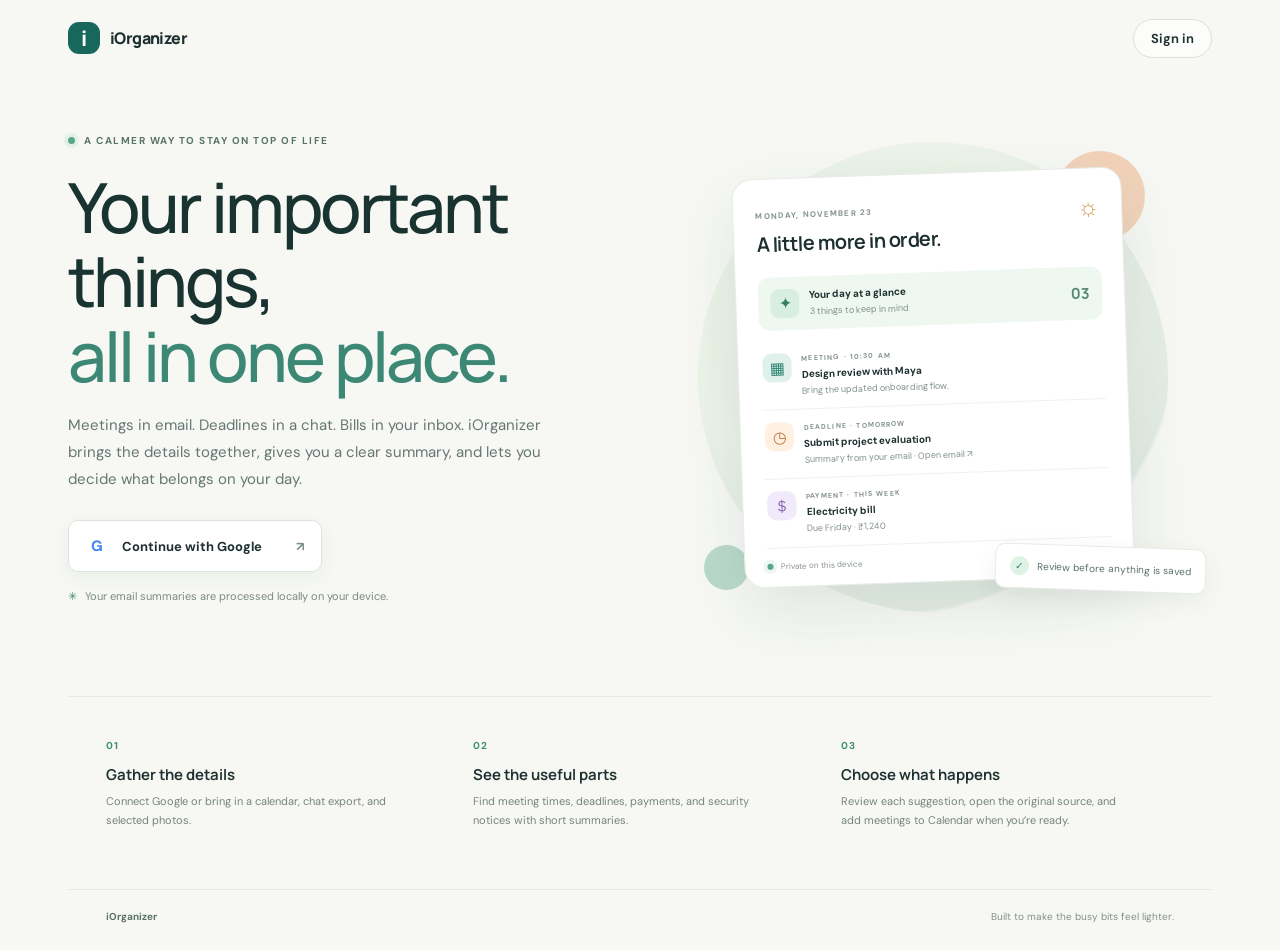
<file: static/landing.html>
<!doctype html>
<html lang="en">
<head>
  <meta charset="utf-8">
  <meta name="viewport" content="width=device-width, initial-scale=1">
  <meta name="theme-color" content="#f7f8f4">
  <title>iOrganizer · Your life, in one clear place</title>
  <link rel="stylesheet" href="/static/landing.css">
</head>
<body>
  <header class="landing-nav"><a class="landing-brand" href="/"><span>i</span> iOrganizer</a><a class="nav-login" href="/auth/google">Sign in</a></header>
  <main>
    <section class="hero">
      <div class="hero-copy">
        <div class="eyebrow"><i></i> A calmer way to stay on top of life</div>
        <h1>Your important things,<br><em>all in one place.</em></h1>
        <p class="hero-description">Meetings in email. Deadlines in a chat. Bills in your inbox. iOrganizer brings the details together, gives you a clear summary, and lets you decide what belongs on your day.</p>
        <a class="google-login" href="/auth/google"><span class="google-g">G</span><span>Continue with Google</span><span class="arrow">↗</span></a>
        <p class="privacy-note"><span>✳</span> Your email summaries are processed locally on your device.</p>
      </div>
      <div class="hero-art" aria-label="Illustration of a personal organizer dashboard">
        <div class="orb orb-one"></div><div class="orb orb-two"></div>
        <div class="preview-card">
          <div class="preview-top"><div><small>MONDAY, NOVEMBER 23</small><h2>A little more in order.</h2></div><span class="sun">☼</span></div>
          <div class="preview-summary"><span class="summary-icon">✦</span><div><b>Your day at a glance</b><p>3 things to keep in mind</p></div><span class="summary-count">03</span></div>
          <article class="preview-item"><span class="item-mark mint">▦</span><div><small>MEETING · 10:30 AM</small><b>Design review with Maya</b><p>Bring the updated onboarding flow.</p></div></article>
          <article class="preview-item"><span class="item-mark peach">◷</span><div><small>DEADLINE · TOMORROW</small><b>Submit project evaluation</b><p>Summary from your email · Open email ↗</p></div></article>
          <article class="preview-item"><span class="item-mark lilac">＄</span><div><small>PAYMENT · THIS WEEK</small><b>Electricity bill</b><p>Due Friday · ₹1,240</p></div></article>
          <div class="preview-footer"><span><i></i> Private on this device</span><span>iOrganizer</span></div>
        </div>
        <div class="floating-note"><span>✓</span> Review before anything is saved</div>
      </div>
    </section>
    <section class="features" aria-label="How iOrganizer helps"><article><span>01</span><b>Gather the details</b><p>Connect Google or bring in a calendar, chat export, and selected photos.</p></article><article><span>02</span><b>See the useful parts</b><p>Find meeting times, deadlines, payments, and security notices with short summaries.</p></article><article><span>03</span><b>Choose what happens</b><p>Review each suggestion, open the original source, and add meetings to Calendar when you’re ready.</p></article></section>
  </main>
  <footer><span>iOrganizer</span><span>Built to make the busy bits feel lighter.</span></footer>
</body>
</html>
</file>
<file: static/landing.css>
@import url('https://fonts.googleapis.com/css2?family=DM+Sans:wght@400;500;600;700&family=Manrope:wght@400;500;600;700;800&display=swap');
:root{font-family:'DM Sans',Inter,-apple-system,BlinkMacSystemFont,'Segoe UI',sans-serif;color:#1d302f;background:#f7f8f4;font-synthesis:none;font-optical-sizing:auto;font-weight:400;--ink:#1d302f;--muted:#667574;--green:#18675d;--mint:#dff1e9;--border:#e5ebe5}*{box-sizing:border-box}body{margin:0;min-width:320px}a{color:inherit;text-decoration:none}.landing-nav{height:76px;max-width:1220px;margin:auto;padding:0 38px;display:flex;align-items:center;justify-content:space-between}.landing-brand{font-family:Manrope,sans-serif;font-weight:800;letter-spacing:-.6px;display:flex;align-items:center;gap:10px}.landing-brand span{width:32px;height:32px;display:grid;place-items:center;color:white;background:var(--green);border-radius:11px;font-size:21px}.nav-login{font-size:13px;font-weight:650;padding:10px 17px;border:1px solid #d7e2dd;border-radius:999px;background:#ffffff9c}.hero{max-width:1220px;margin:auto;padding:46px 38px 64px;min-height:620px;display:grid;grid-template-columns:1fr 1fr;align-items:center;gap:28px}.hero-copy{max-width:540px}.eyebrow{display:flex;align-items:center;gap:9px;color:#58736c;text-transform:uppercase;font-size:10px;font-weight:700;letter-spacing:1.5px}.eyebrow i,.preview-footer i{width:7px;height:7px;background:#55a88c;border-radius:50%;display:inline-block;box-shadow:0 0 0 4px #55a88c1c}.hero h1{font:500 clamp(44px,5.4vw,70px)/1.08 Manrope,sans-serif;letter-spacing:-3px;margin:23px 0 19px;color:#183330}.hero h1 em{font-style:normal;color:#3d8875}.hero-description{max-width:490px;color:#667674;font-size:15px;line-height:1.8;margin:0 0 27px}.google-login{display:inline-flex;align-items:center;gap:14px;padding:14px 17px;border:1px solid #dce4e2;border-radius:10px;background:white;box-shadow:0 5px 18px #204b3610;font-size:13px;font-weight:700;transition:transform .16s,box-shadow .16s}.google-login:hover{transform:translateY(-2px);box-shadow:0 9px 22px #204b361c}.google-g{width:22px;height:22px;display:grid;place-items:center;font-weight:800;font-size:15px;color:#4285f4}.arrow{color:#79908a;margin-left:20px}.privacy-note{display:flex;align-items:center;gap:8px;color:#7a8985;font-size:11px;margin:17px 0}.privacy-note span{color:#39846f}.hero-art{position:relative;min-height:505px;display:grid;place-items:center;isolation:isolate}.hero-art:before{content:'';position:absolute;width:min(90%,470px);aspect-ratio:1;border-radius:50%;background:radial-gradient(circle at 40% 38%,#e2f0e4,#edf3e9 48%,#e4ece4 72%,#f7f8f4 73%);z-index:-2}.orb{position:absolute;border-radius:50%;z-index:-1}.orb-one{width:90px;height:90px;top:26px;right:12%;background:#f0c7a7;opacity:.75}.orb-two{width:45px;height:45px;bottom:40px;left:9%;background:#b9d9cb}.preview-card{width:min(390px,88%);background:#fff;border:1px solid #e7ece7;border-radius:20px;padding:23px 22px 15px;box-shadow:0 24px 65px #274b3c1c;transform:rotate(-2deg)}.preview-top{display:flex;justify-content:space-between;align-items:flex-start;margin-bottom:20px}.preview-top small,.preview-item small{font-size:8px;color:#84928d;letter-spacing:1.15px;font-weight:700}.preview-top h2{font:650 20px Manrope,sans-serif;letter-spacing:-.5px;margin:7px 0 0}.sun{font-size:24px;color:#d19a52}.preview-summary{display:flex;align-items:center;gap:10px;padding:12px;background:#eff7f1;border-radius:11px;margin-bottom:11px}.summary-icon{width:29px;height:29px;border-radius:9px;background:#d7eee0;display:grid;place-items:center;color:#397f65}.preview-summary b,.preview-item b{display:block;font-size:10px}.preview-summary p,.preview-item p{font-size:9px;color:#81908a;margin:4px 0 0}.summary-count{margin-left:auto;font:700 15px Manrope;color:#548875}.preview-item{display:flex;gap:10px;padding:12px 2px;border-bottom:1px solid #eff2ee}.item-mark{width:29px;height:29px;flex:none;display:grid;place-items:center;border-radius:9px}.mint{background:#e0f1ec;color:#27826c}.peach{background:#fff0e2;color:#ba7640}.lilac{background:#f0eafb;color:#8967b1}.preview-item small{display:block;margin:1px 0 5px;font-size:7px}.preview-item b{font-size:10px}.preview-footer{display:flex;justify-content:space-between;padding-top:13px;color:#88938e;font-size:8px}.preview-footer span:first-child{display:flex;align-items:center;gap:7px}.preview-footer i{width:6px;height:6px}.floating-note{position:absolute;right:1%;bottom:39px;display:flex;align-items:center;gap:8px;padding:12px 14px;background:#fff;border:1px solid #e7ece7;border-radius:10px;box-shadow:0 8px 24px #274b3c12;font-size:10px;color:#59706a;transform:rotate(2deg)}.floating-note span{width:19px;height:19px;display:grid;place-items:center;border-radius:50%;background:#def2e5;color:#338367}.features{max-width:1144px;margin:auto;padding:24px 38px 60px;display:grid;grid-template-columns:repeat(3,1fr);gap:34px;border-top:1px solid var(--border)}.features article{padding-top:12px}.features article>span{font-size:10px;color:#3f8c76;font-weight:700;letter-spacing:1px}.features b{display:block;font:650 15px Manrope,sans-serif;margin:10px 0 7px}.features p{font-size:11px;line-height:1.7;color:#76837e;max-width:280px;margin:0}footer{max-width:1144px;margin:auto;padding:20px 38px 27px;display:flex;justify-content:space-between;border-top:1px solid var(--border);font-size:10px;color:#83908b}footer span:first-child{font-weight:700;color:#59716a}@media(max-width:820px){.hero{padding-top:28px;grid-template-columns:1fr;gap:4px}.hero-copy{max-width:600px}.hero-art{min-height:460px}.preview-card{transform:rotate(-1deg)}.features{gap:20px}}@media(max-width:560px){.landing-nav{height:65px;padding:0 19px}.landing-brand{font-size:14px}.nav-login{font-size:11px;padding:8px 13px}.hero{padding:32px 20px 38px;min-height:unset}.hero h1{font-size:45px;letter-spacing:-2px;margin-top:18px}.hero-description{font-size:13px;line-height:1.7}.hero-art{min-height:390px;margin:8px -4px 0}.preview-card{width:min(360px,92%);padding:19px 17px 13px}.preview-top h2{font-size:18px}.floating-note{right:0;bottom:17px;font-size:9px;padding:10px}.orb-one{right:6%}.features{padding:22px 20px 34px;grid-template-columns:1fr;gap:18px}.features article{padding:0;display:grid;grid-template-columns:31px 1fr;column-gap:8px}.features article>span{grid-row:1/3;padding-top:2px}.features b{margin:0 0 4px}.features p{max-width:none}footer{padding:16px 20px 22px;gap:10px;font-size:9px}}
</file>
